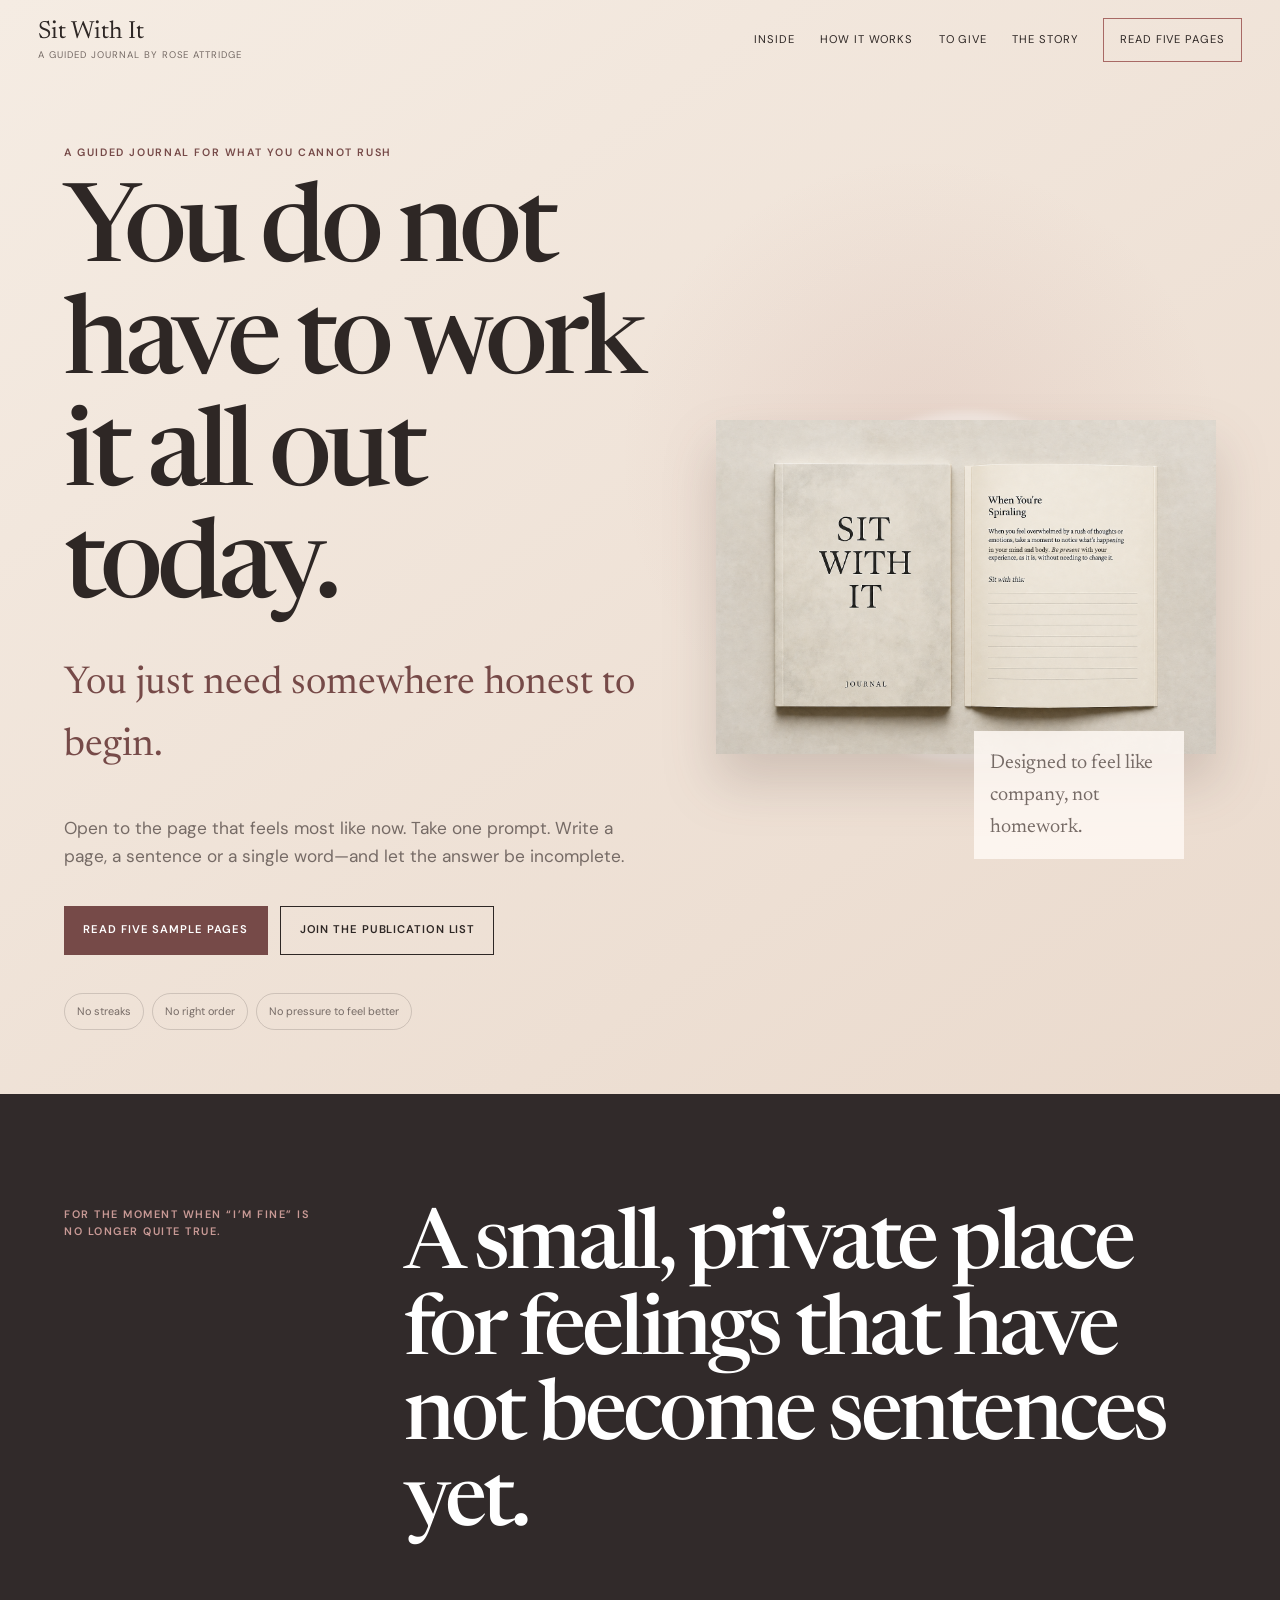
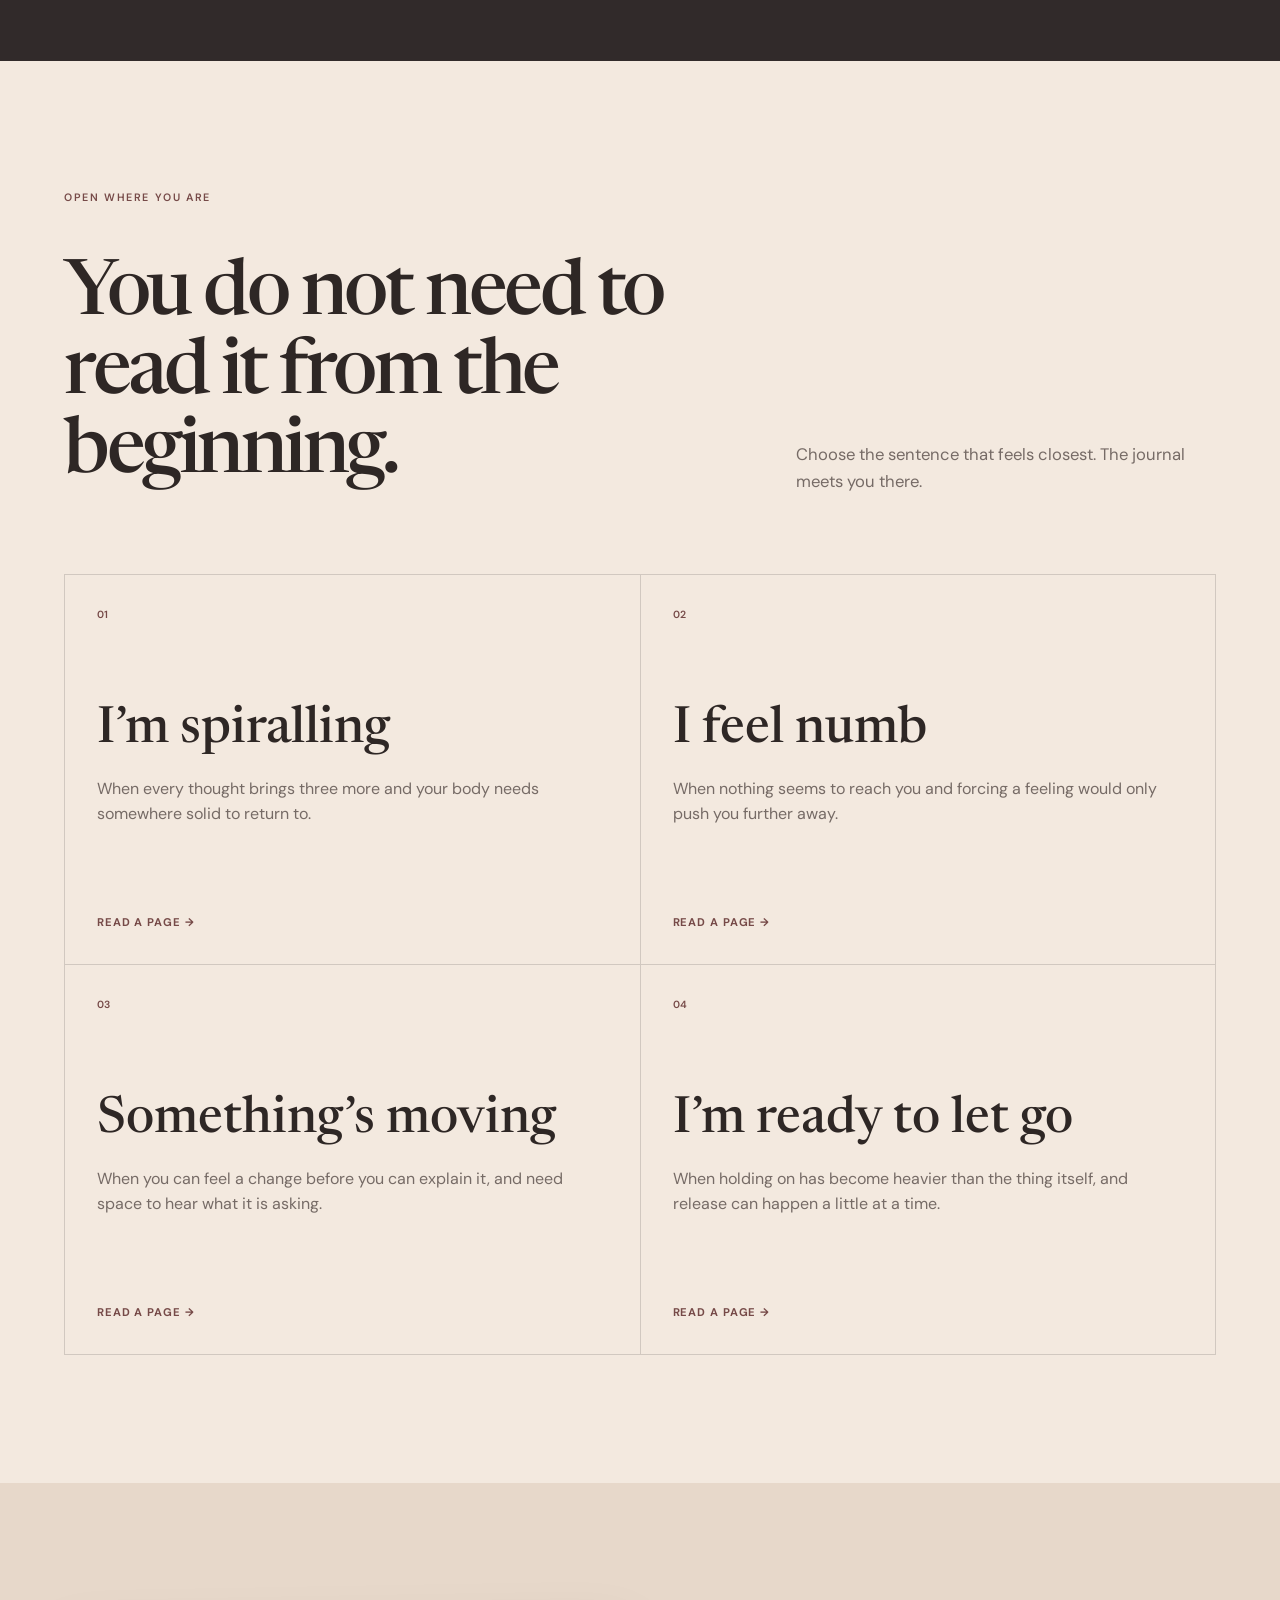
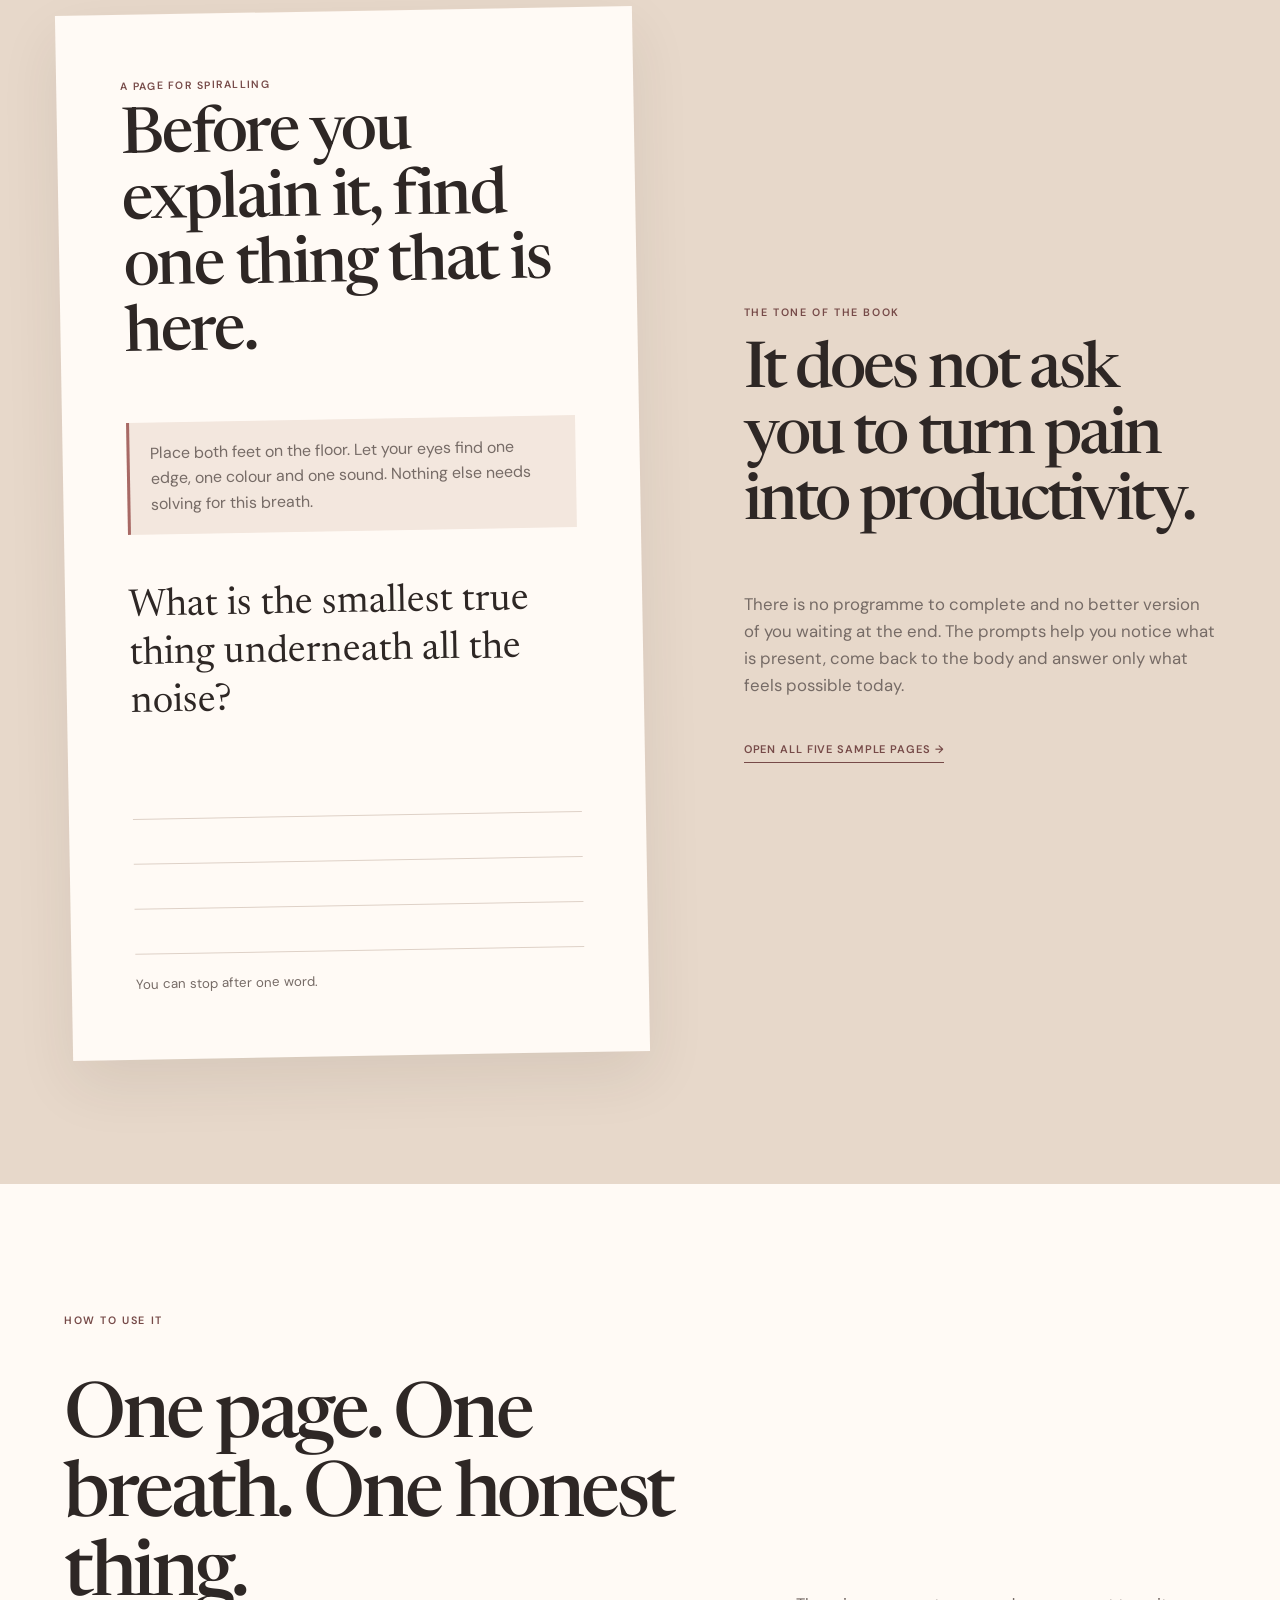
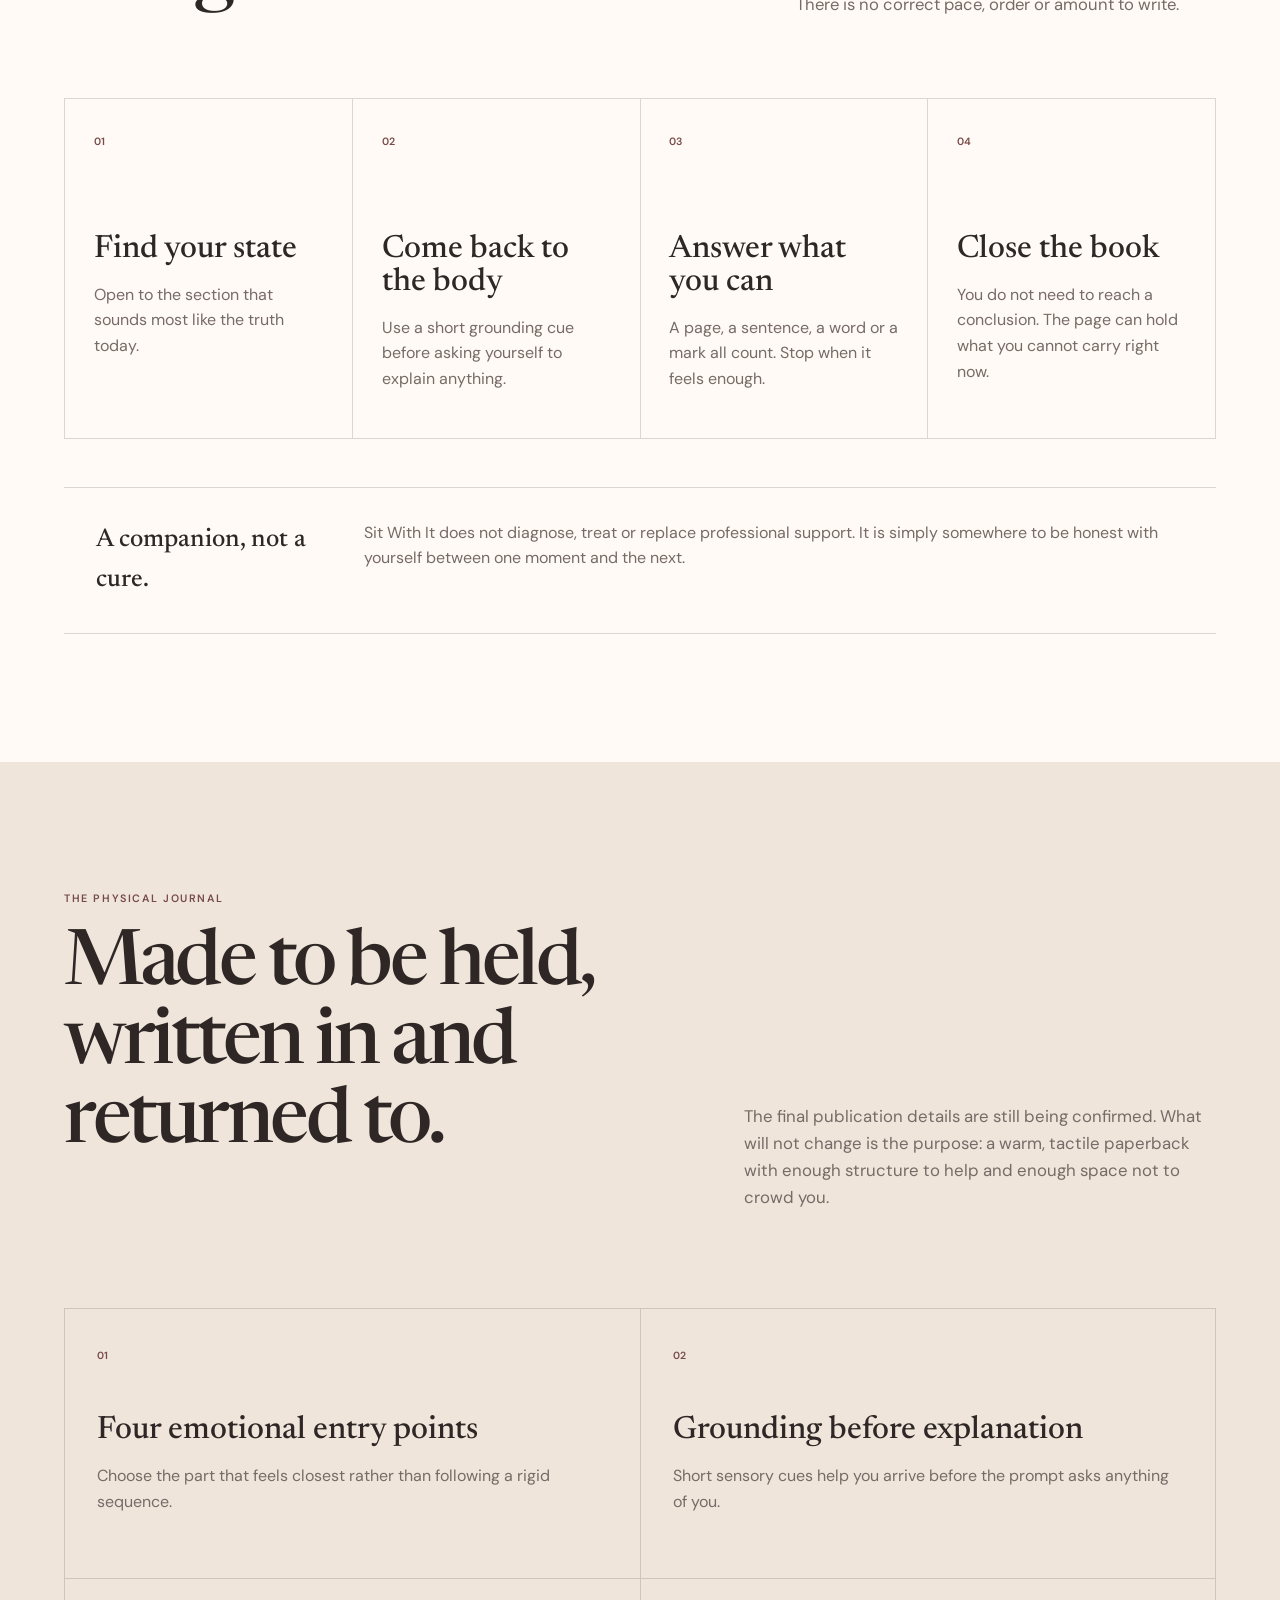
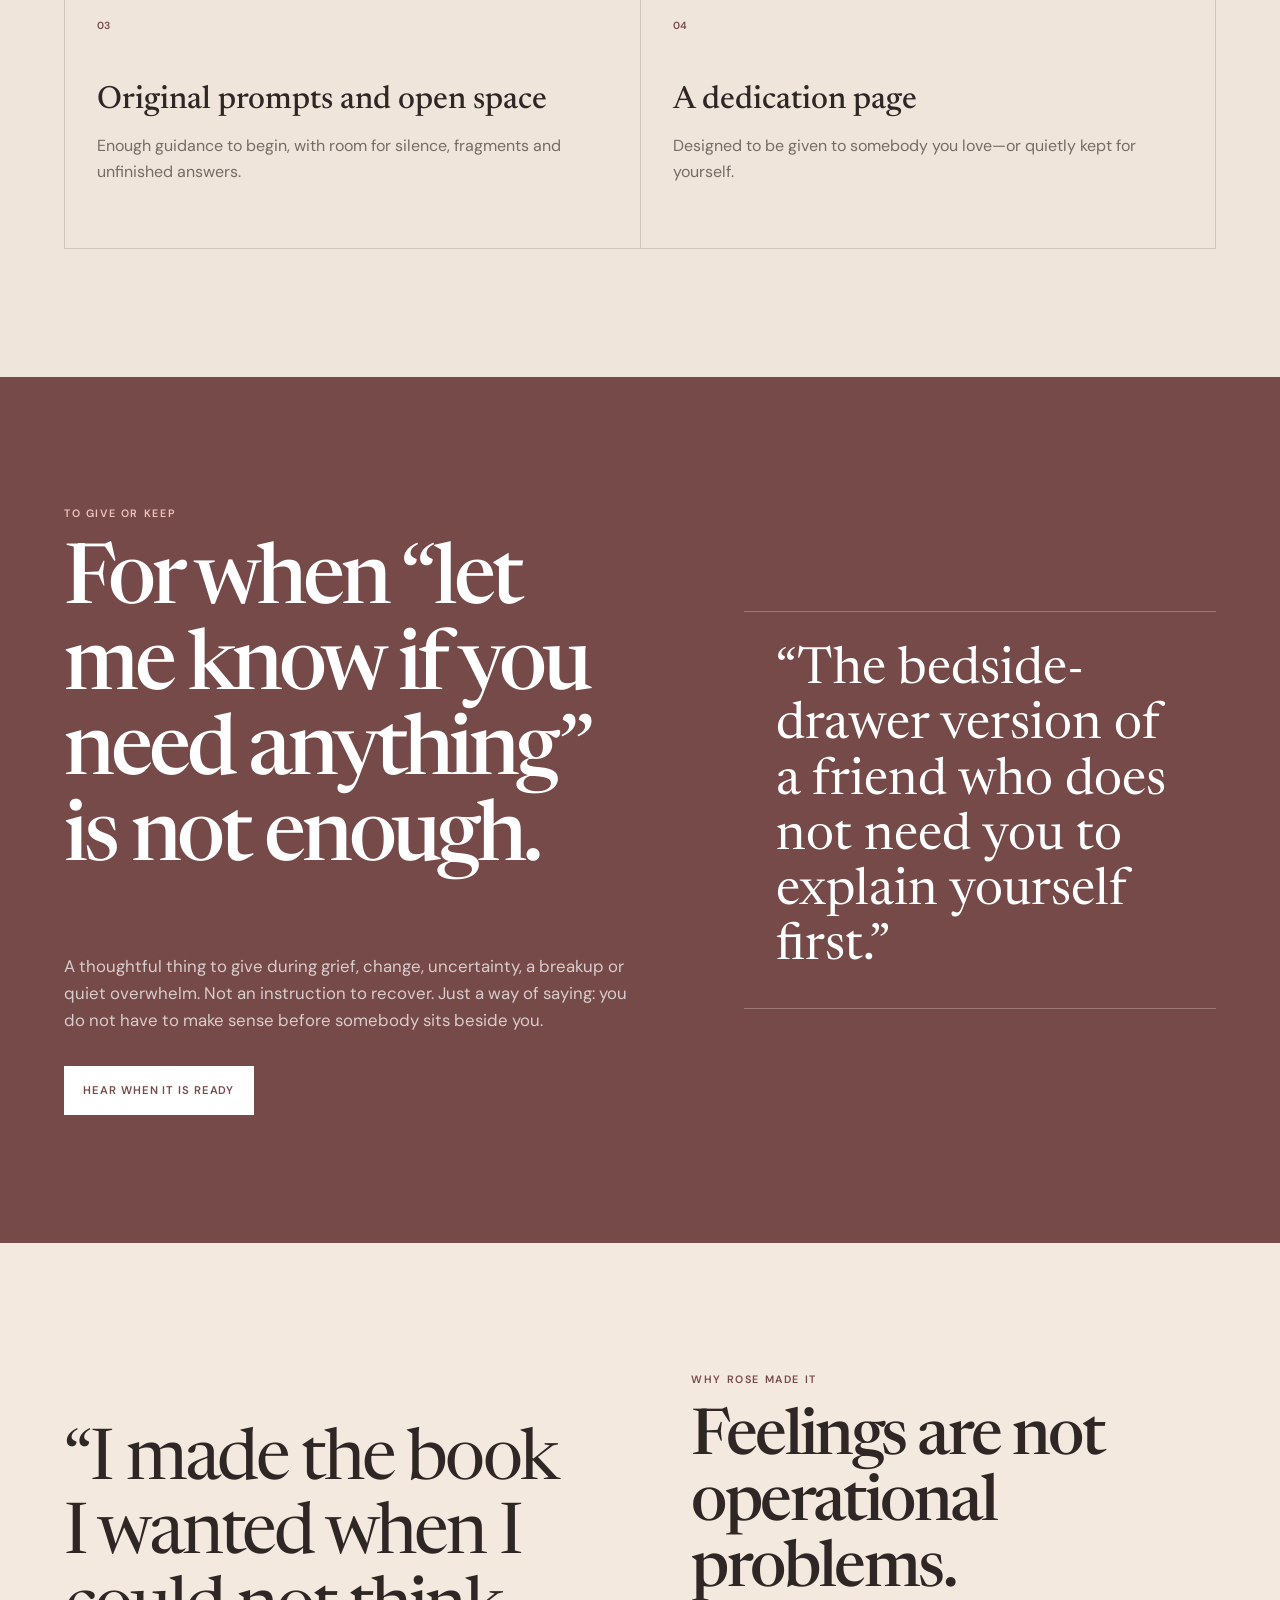
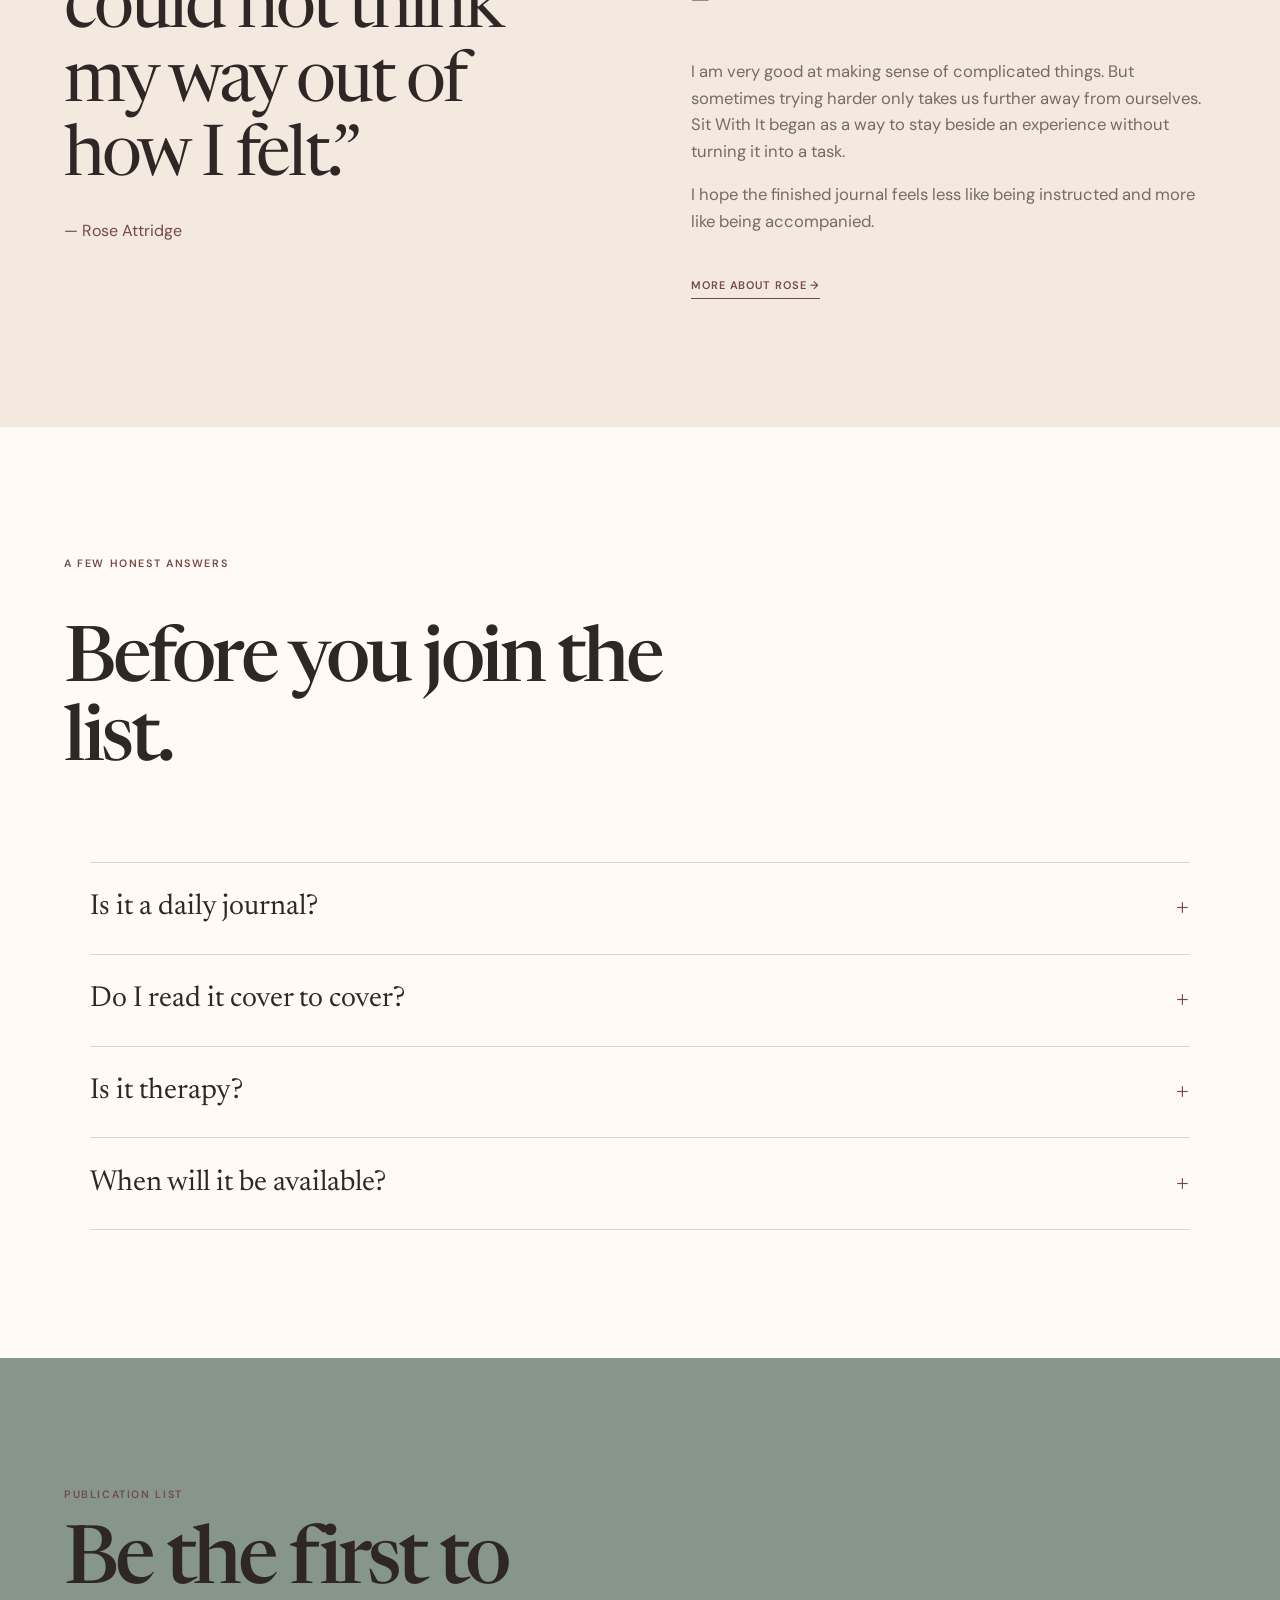
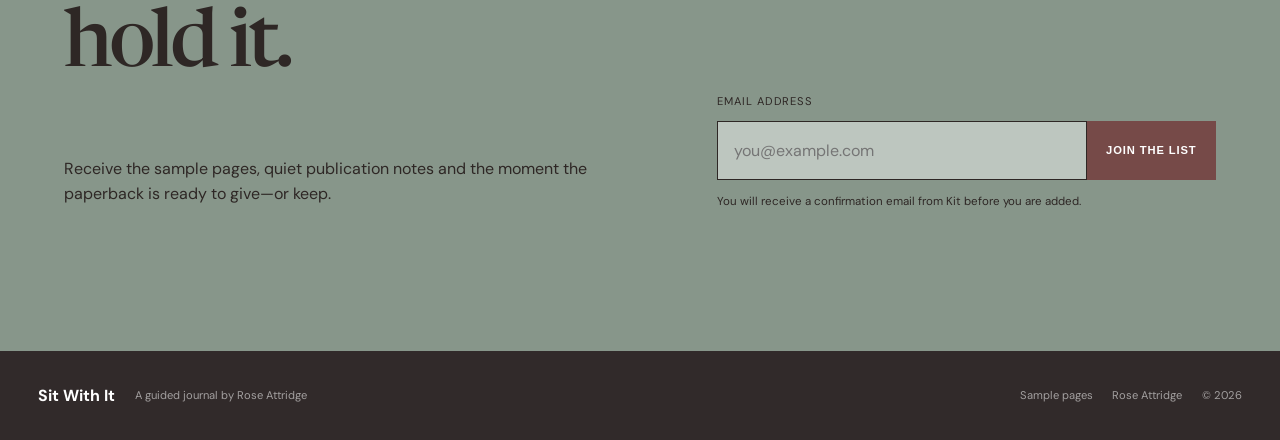
<file: index.html>
<!doctype html>
<html lang="en">
<head>
  <meta charset="UTF-8" />
  <meta name="viewport" content="width=device-width, initial-scale=1" />
  <title>Sit With It | A Guided Journal for What You Cannot Rush</title>
  <meta name="description" content="Sit With It is a gentle guided journal by Rose Attridge for spiralling, numbness, change and letting go. Read five sample pages and join the publication list." />
  <meta name="robots" content="index, follow, max-image-preview:large" />
  <link rel="canonical" href="https://sitwithit.co.uk/" />
  <link rel="manifest" href="/site.webmanifest" />
  <link rel="icon" href="favicon.svg" />
  <meta name="theme-color" content="#ede0d3" />
  <meta property="og:type" content="website" />
  <meta property="og:site_name" content="Sit With It" />
  <meta property="og:title" content="Sit With It | A Guided Journal for What You Cannot Rush" />
  <meta property="og:description" content="You do not have to work it all out today. You just need somewhere honest to begin." />
  <meta property="og:url" content="https://sitwithit.co.uk/" />
  <meta property="og:image" content="https://sitwithit.co.uk/assets/sit-with-it-journal-mockup-corrected.png" />
  <meta property="og:image:alt" content="Sit With It guided journal by Rose Attridge" />
  <meta name="twitter:card" content="summary_large_image" />
  <meta name="twitter:title" content="Sit With It" />
  <meta name="twitter:description" content="A gentle guided journal for what you cannot rush." />
  <meta name="twitter:image" content="https://sitwithit.co.uk/assets/sit-with-it-journal-mockup-corrected.png" />
  <link rel="preconnect" href="https://fonts.googleapis.com" />
  <link rel="preconnect" href="https://fonts.gstatic.com" crossorigin />
  <link rel="preconnect" href="https://www.googletagmanager.com" />
  <link href="https://fonts.googleapis.com/css2?family=DM+Sans:wght@400;500;600&family=Newsreader:opsz,wght@6..72,400;6..72,500;6..72,600&display=swap" rel="stylesheet" />
  <link rel="stylesheet" href="redesign.css?v=2" />
  <script>window.GA_MEASUREMENT_ID = 'G-603SZCWYZ1';</script>
  <script src="analytics.js" defer></script>
  <script type="application/ld+json">
  {
    "@context": "https://schema.org",
    "@type": "Book",
    "name": "Sit With It",
    "url": "https://sitwithit.co.uk/",
    "author": {
      "@type": "Person",
      "name": "Rose Attridge",
      "url": "https://roseattridge.com/"
    },
    "description": "A gentle guided journal for spiralling, numbness, change and letting go.",
    "bookFormat": "https://schema.org/Paperback",
    "inLanguage": "en"
  }
  </script>
</head>
<body>
  <a class="skip-link" href="#main">Skip to content</a>

  <header class="site-header" data-header>
    <a class="brand" href="#top" aria-label="Sit With It home">
      <span>Sit With It</span>
      <small>A guided journal by Rose Attridge</small>
    </a>
    <button class="menu-button" type="button" aria-expanded="false" aria-controls="site-nav" data-menu>Menu</button>
    <nav class="site-nav" id="site-nav" data-nav>
      <a href="#inside">Inside</a>
      <a href="#how">How it works</a>
      <a href="#gift">To give</a>
      <a href="#story">The story</a>
      <a class="nav-cta" href="sample.html">Read five pages</a>
    </nav>
  </header>

  <main id="main">
    <section class="hero" id="top">
      <div class="hero-copy">
        <p class="eyebrow">A guided journal for what you cannot rush</p>
        <h1>You do not have to work it all out today.</h1>
        <p class="hero-line">You just need somewhere honest to begin.</p>
        <p class="hero-text">
          Open to the page that feels most like now. Take one prompt. Write a page, a sentence
          or a single word—and let the answer be incomplete.
        </p>
        <div class="hero-actions">
          <a class="button primary" href="sample.html">Read five sample pages</a>
          <a class="button secondary" href="#launch-list">Join the publication list</a>
        </div>
        <div class="hero-promises">
          <span>No streaks</span>
          <span>No right order</span>
          <span>No pressure to feel better</span>
        </div>
      </div>
      <div class="hero-object" aria-label="Sit With It journal">
        <div class="object-halo"></div>
        <img src="assets/sit-with-it-journal-mockup-corrected.png" alt="Sit With It journal beside an open guided page" />
        <p>Designed to feel like company, not homework.</p>
      </div>
    </section>

    <section class="opening-note">
      <p>For the moment when “I’m fine” is no longer quite true.</p>
      <h2>A small, private place for feelings that have not become sentences yet.</h2>
    </section>

    <section class="section inside" id="inside">
      <div class="section-heading">
        <p class="eyebrow">Open where you are</p>
        <h2>You do not need to read it from the beginning.</h2>
        <p>Choose the sentence that feels closest. The journal meets you there.</p>
      </div>
      <div class="state-grid">
        <a href="sample.html#spiralling">
          <span>01</span>
          <h3>I’m spiralling</h3>
          <p>When every thought brings three more and your body needs somewhere solid to return to.</p>
          <b>Read a page →</b>
        </a>
        <a href="sample.html#numb">
          <span>02</span>
          <h3>I feel numb</h3>
          <p>When nothing seems to reach you and forcing a feeling would only push you further away.</p>
          <b>Read a page →</b>
        </a>
        <a href="sample.html#moving">
          <span>03</span>
          <h3>Something’s moving</h3>
          <p>When you can feel a change before you can explain it, and need space to hear what it is asking.</p>
          <b>Read a page →</b>
        </a>
        <a href="sample.html#letting-go">
          <span>04</span>
          <h3>I’m ready to let go</h3>
          <p>When holding on has become heavier than the thing itself, and release can happen a little at a time.</p>
          <b>Read a page →</b>
        </a>
      </div>
    </section>

    <section class="section page-preview">
      <div class="preview-sheet">
        <p class="page-label">A page for spiralling</p>
        <h2>Before you explain it, find one thing that is here.</h2>
        <div class="grounding">
          Place both feet on the floor. Let your eyes find one edge, one colour and one sound.
          Nothing else needs solving for this breath.
        </div>
        <p class="prompt">What is the smallest true thing underneath all the noise?</p>
        <div class="writing-lines"><i></i><i></i><i></i><i></i></div>
        <small>You can stop after one word.</small>
      </div>
      <div class="preview-copy">
        <p class="eyebrow">The tone of the book</p>
        <h2>It does not ask you to turn pain into productivity.</h2>
        <p>
          There is no programme to complete and no better version of you waiting at the end.
          The prompts help you notice what is present, come back to the body and answer only
          what feels possible today.
        </p>
        <a class="text-link" href="sample.html">Open all five sample pages →</a>
      </div>
    </section>

    <section class="section how" id="how">
      <div class="section-heading">
        <p class="eyebrow">How to use it</p>
        <h2>One page. One breath. One honest thing.</h2>
        <p>There is no correct pace, order or amount to write.</p>
      </div>
      <ol class="ritual">
        <li>
          <span>01</span>
          <div><h3>Find your state</h3><p>Open to the section that sounds most like the truth today.</p></div>
        </li>
        <li>
          <span>02</span>
          <div><h3>Come back to the body</h3><p>Use a short grounding cue before asking yourself to explain anything.</p></div>
        </li>
        <li>
          <span>03</span>
          <div><h3>Answer what you can</h3><p>A page, a sentence, a word or a mark all count. Stop when it feels enough.</p></div>
        </li>
        <li>
          <span>04</span>
          <div><h3>Close the book</h3><p>You do not need to reach a conclusion. The page can hold what you cannot carry right now.</p></div>
        </li>
      </ol>
      <aside class="care-note">
        <strong>A companion, not a cure.</strong>
        <p>Sit With It does not diagnose, treat or replace professional support. It is simply somewhere to be honest with yourself between one moment and the next.</p>
      </aside>
    </section>

    <section class="section object">
      <div class="object-copy">
        <div><p class="eyebrow">The physical journal</p><h2>Made to be held, written in and returned to.</h2></div>
        <p>
          The final publication details are still being confirmed. What will not change is the purpose:
          a warm, tactile paperback with enough structure to help and enough space not to crowd you.
        </p>
      </div>
      <div class="detail-grid">
        <article><span>01</span><h3>Four emotional entry points</h3><p>Choose the part that feels closest rather than following a rigid sequence.</p></article>
        <article><span>02</span><h3>Grounding before explanation</h3><p>Short sensory cues help you arrive before the prompt asks anything of you.</p></article>
        <article><span>03</span><h3>Original prompts and open space</h3><p>Enough guidance to begin, with room for silence, fragments and unfinished answers.</p></article>
        <article><span>04</span><h3>A dedication page</h3><p>Designed to be given to somebody you love—or quietly kept for yourself.</p></article>
      </div>
    </section>

    <section class="gift" id="gift">
      <div class="gift-copy">
        <p class="eyebrow">To give or keep</p>
        <h2>For when “let me know if you need anything” is not enough.</h2>
        <p>
          A thoughtful thing to give during grief, change, uncertainty, a breakup or quiet overwhelm.
          Not an instruction to recover. Just a way of saying: you do not have to make sense before
          somebody sits beside you.
        </p>
        <a class="button primary dark-button" href="#launch-list">Hear when it is ready</a>
      </div>
      <blockquote>
        “The bedside-drawer version of a friend who does not need you to explain yourself first.”
      </blockquote>
    </section>

    <section class="section story" id="story">
      <div class="story-quote">
        <blockquote>“I made the book I wanted when I could not think my way out of how I felt.”</blockquote>
        <span>— Rose Attridge</span>
      </div>
      <div class="story-copy">
        <p class="eyebrow">Why Rose made it</p>
        <h2>Feelings are not operational problems.</h2>
        <p>
          I am very good at making sense of complicated things. But sometimes trying harder only
          takes us further away from ourselves. Sit With It began as a way to stay beside an
          experience without turning it into a task.
        </p>
        <p>
          I hope the finished journal feels less like being instructed and more like being accompanied.
        </p>
        <a class="text-link" href="https://roseattridge.com/">More about Rose →</a>
      </div>
    </section>

    <section class="section faq">
      <div class="section-heading">
        <p class="eyebrow">A few honest answers</p>
        <h2>Before you join the list.</h2>
      </div>
      <div class="faq-grid">
        <details>
          <summary>Is it a daily journal?</summary>
          <p>No. There is no streak, date sequence or expectation that you use it every day. Open it when you need somewhere to begin.</p>
        </details>
        <details>
          <summary>Do I read it cover to cover?</summary>
          <p>No. It is organised around four emotional states so you can enter where you are rather than where the contents page says you should be.</p>
        </details>
        <details>
          <summary>Is it therapy?</summary>
          <p>No. It is a reflective companion and does not replace professional mental-health care, diagnosis or treatment.</p>
        </details>
        <details>
          <summary>When will it be available?</summary>
          <p>The final price, page count and publication date are being confirmed. The publication list will receive the details and first opportunity to order.</p>
        </details>
      </div>
    </section>

    <section class="launch" id="launch-list">
      <div>
        <p class="eyebrow">Publication list</p>
        <h2>Be the first to hold it.</h2>
        <p>Receive the sample pages, quiet publication notes and the moment the paperback is ready to give—or keep.</p>
      </div>
      <form class="signup-form formkit-form" action="https://app.kit.com/forms/9691021/subscriptions" method="post" data-sv-form="9691021" data-uid="6dd5b5a5a5" data-format="inline" data-version="5">
        <label for="email">Email address</label>
        <div class="form-row">
          <input id="email" class="formkit-input" name="email_address" type="email" autocomplete="email" placeholder="you@example.com" required />
          <button class="button primary formkit-submit" type="submit" data-element="submit">Join the list</button>
        </div>
        <p class="form-note">You will receive a confirmation email from Kit before you are added.</p>
      </form>
    </section>
  </main>

  <footer class="site-footer">
    <div><strong>Sit With It</strong><span>A guided journal by Rose Attridge</span></div>
    <div><a href="sample.html">Sample pages</a><a href="https://roseattridge.com/">Rose Attridge</a><span>© <span data-year></span></span></div>
  </footer>

  <script src="https://f.convertkit.com/ckjs/ck.5.js"></script>
  <script src="script.js"></script>
</body>
</html>
</file>
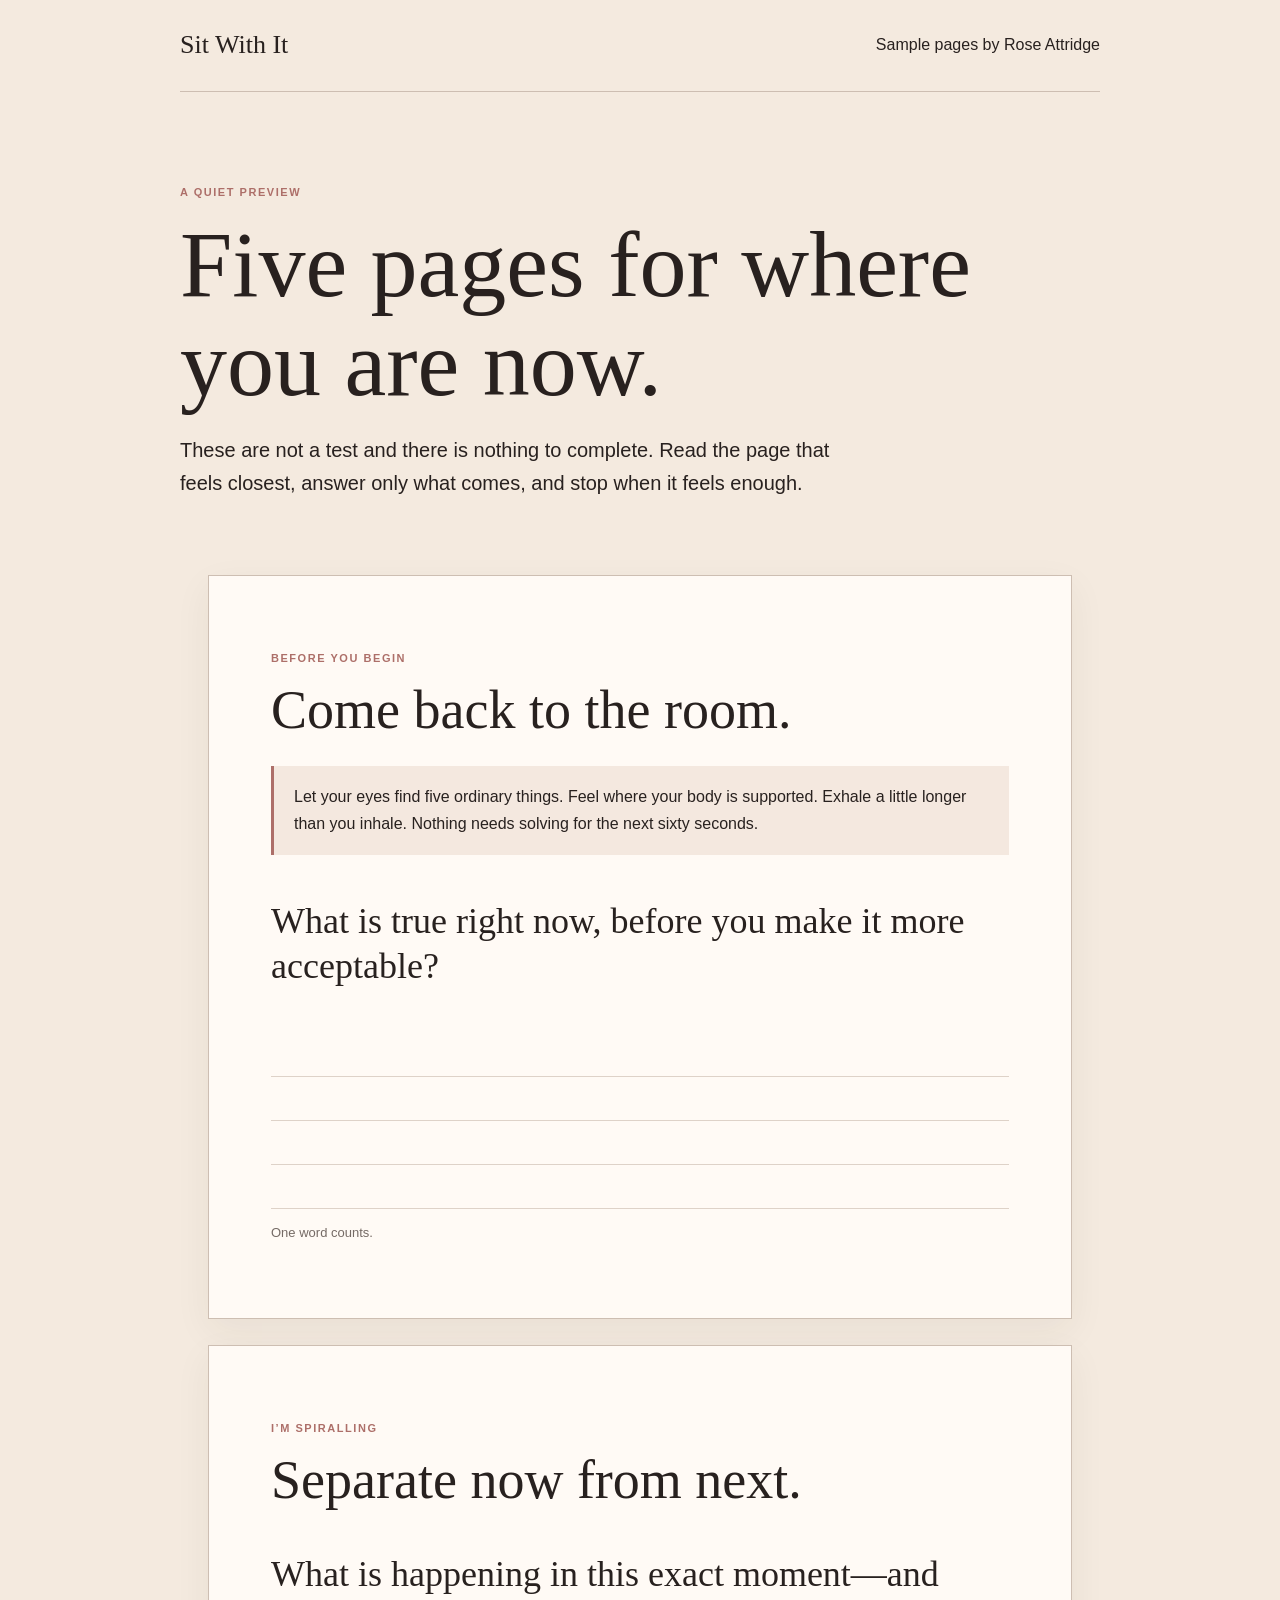
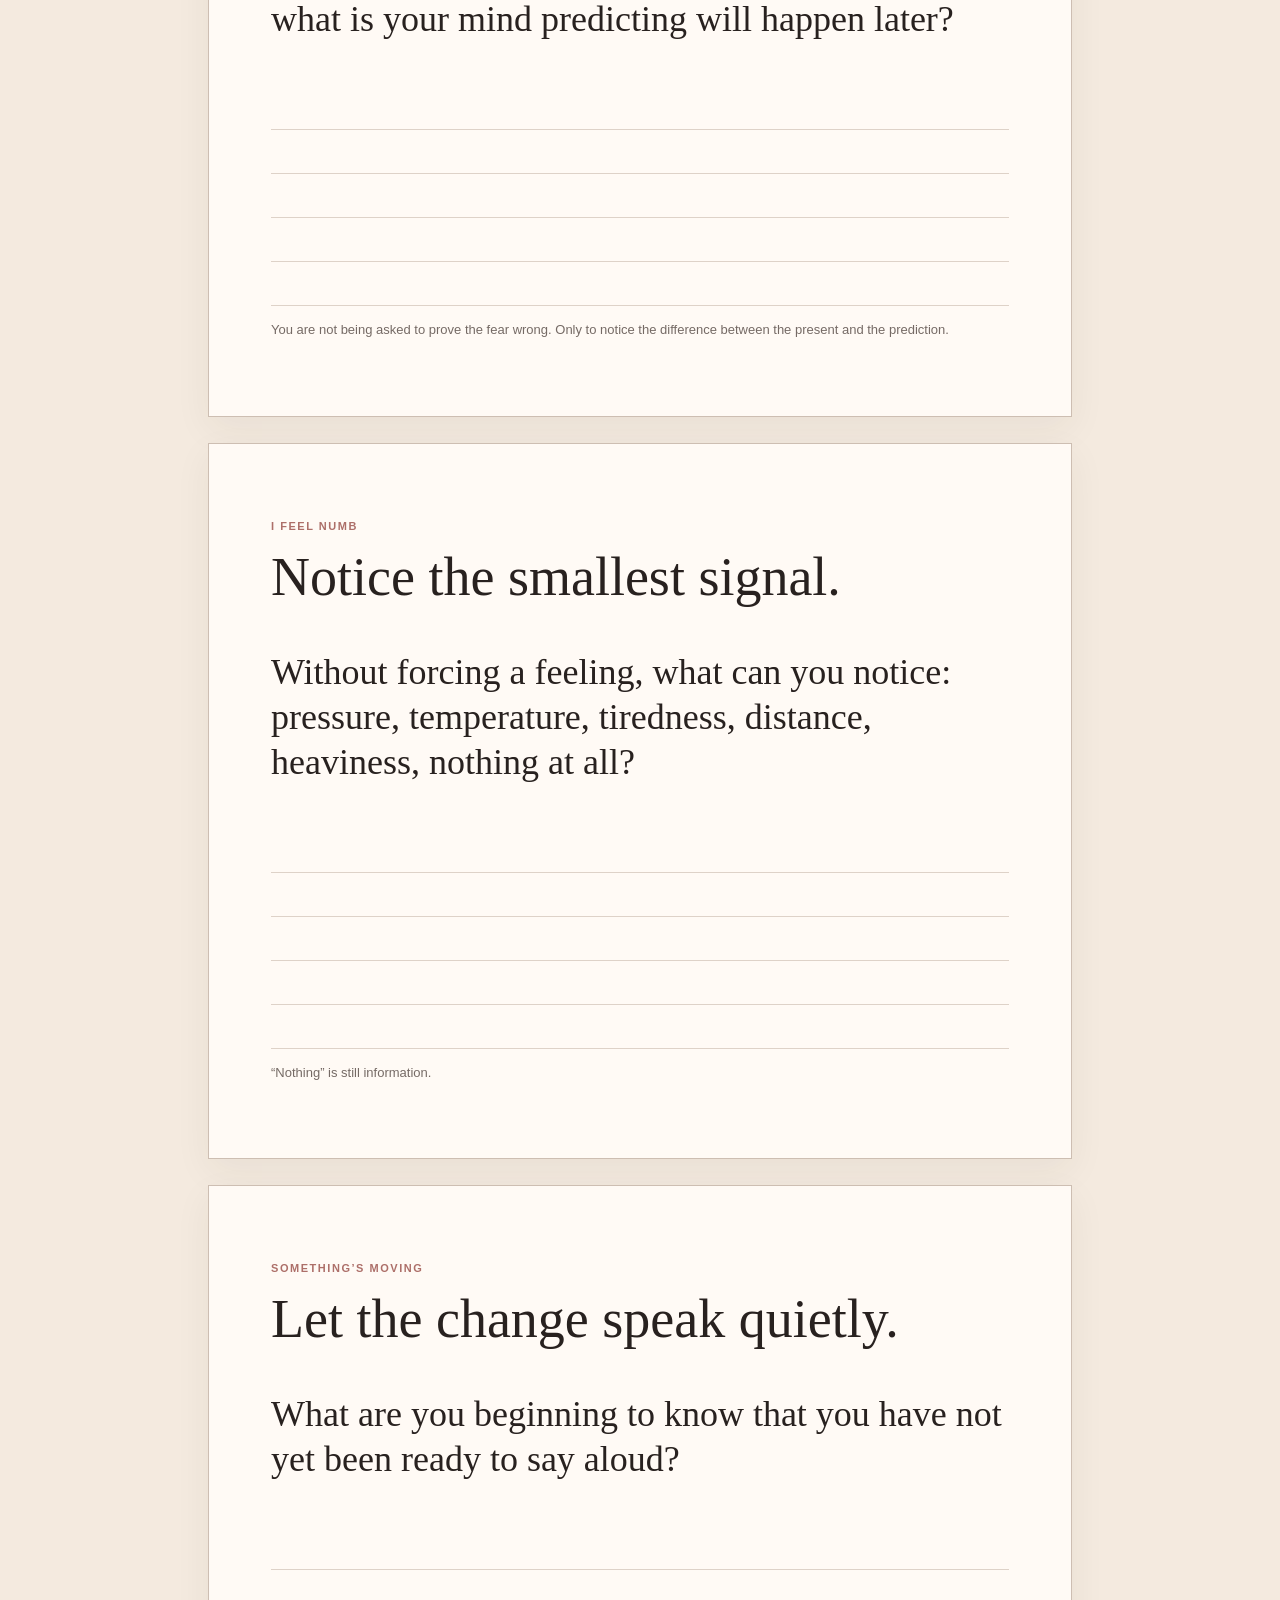
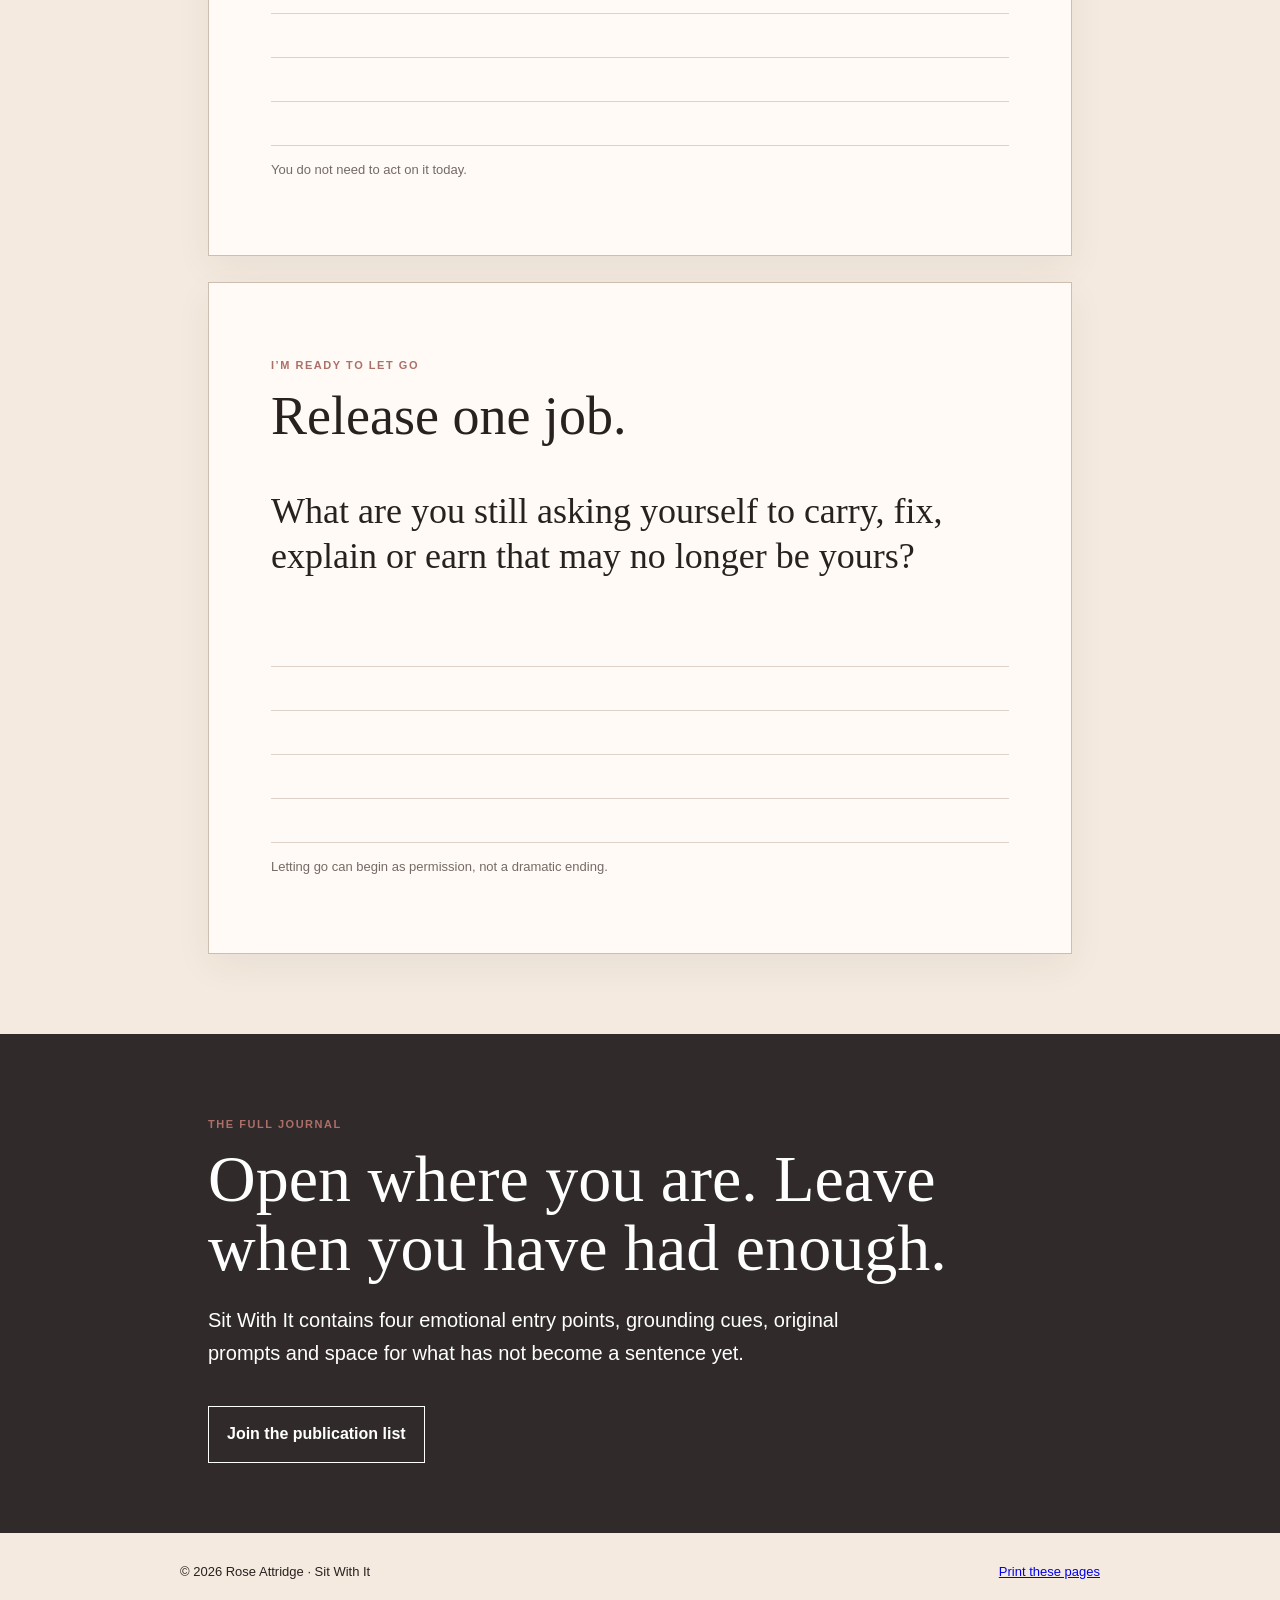
<file: sample.html>
<!doctype html>
<html lang="en">
<head>
  <meta charset="utf-8" />
  <meta name="viewport" content="width=device-width, initial-scale=1" />
  <title>Read Sample Pages | Sit With It</title>
  <meta name="description" content="Read five gentle sample pages from Sit With It, a guided journal by Rose Attridge for spiralling, numbness, change and letting go." />
  <link rel="canonical" href="https://sitwithit.co.uk/sample.html" />
  <link rel="icon" href="favicon.svg" />
  <style>
    :root{--ink:#28211f;--paper:#f4eadf;--rose:#ad6f69;--line:#cdbeb2;--deep:#302a2a}*{box-sizing:border-box}html{scroll-behavior:smooth}body{margin:0;background:var(--paper);color:var(--ink);font-family:Inter,Arial,sans-serif;line-height:1.65}.wrap{max-width:920px;margin:auto;padding:0 28px}.header{display:flex;justify-content:space-between;align-items:center;padding:24px 0;border-bottom:1px solid var(--line)}.header a{text-decoration:none;color:inherit}.wordmark{font-family:Georgia,serif;font-size:26px}.hero{padding:80px 0 55px}.eyebrow{text-transform:uppercase;letter-spacing:.14em;font-size:11px;color:var(--rose);font-weight:700}h1,h2{font-family:Georgia,serif;font-weight:500;line-height:1.05}h1{font-size:clamp(48px,9vw,94px);margin:14px 0 22px}.lead{max-width:670px;font-size:20px}.pages{display:grid;gap:26px;padding-bottom:80px}.page{scroll-margin-top:24px;background:#fffaf5;border:1px solid var(--line);padding:clamp(28px,6vw,62px);min-height:520px;box-shadow:0 12px 35px rgba(58,43,39,.06)}.page h2{font-size:clamp(34px,6vw,54px);margin:14px 0 28px}.prompt{font-family:Georgia,serif;font-size:clamp(24px,4vw,36px);line-height:1.25;margin:44px 0}.grounding{padding:18px 20px;border-left:3px solid var(--rose);background:#f4e8df}.lines{margin-top:36px}.line{height:44px;border-bottom:1px solid #ded2c8}.note{font-size:13px;color:#756a65}.dark{background:var(--deep);color:white;padding:70px 0}.dark h2{font-size:clamp(38px,6vw,66px);margin:10px 0 22px}.button{display:inline-block;margin-top:16px;padding:14px 18px;border:1px solid white;color:white;text-decoration:none;font-weight:700}.footer{padding:28px 0;font-size:13px;display:flex;justify-content:space-between}@media(max-width:650px){.header span:last-child{display:none}.footer{display:block}.page{min-height:auto}}@media print{.header,.hero,.dark,.footer{display:none}.pages{padding:0}.page{box-shadow:none;break-after:page;min-height:250mm;border:none}.wrap{max-width:none;padding:0}@page{size:A4;margin:18mm}}
  </style>
</head>
<body>
<header class="wrap header"><a class="wordmark" href="index.html">Sit With It</a><span>Sample pages by Rose Attridge</span></header>
<main>
<section class="wrap hero"><p class="eyebrow">A quiet preview</p><h1>Five pages for where you are now.</h1><p class="lead">These are not a test and there is nothing to complete. Read the page that feels closest, answer only what comes, and stop when it feels enough.</p></section>
<section class="wrap pages">
<article class="page" id="grounding"><p class="eyebrow">Before you begin</p><h2>Come back to the room.</h2><div class="grounding">Let your eyes find five ordinary things. Feel where your body is supported. Exhale a little longer than you inhale. Nothing needs solving for the next sixty seconds.</div><p class="prompt">What is true right now, before you make it more acceptable?</p><div class="lines"><div class="line"></div><div class="line"></div><div class="line"></div><div class="line"></div></div><p class="note">One word counts.</p></article>
<article class="page" id="spiralling"><p class="eyebrow">I’m spiralling</p><h2>Separate now from next.</h2><p class="prompt">What is happening in this exact moment—and what is your mind predicting will happen later?</p><div class="lines"><div class="line"></div><div class="line"></div><div class="line"></div><div class="line"></div><div class="line"></div></div><p class="note">You are not being asked to prove the fear wrong. Only to notice the difference between the present and the prediction.</p></article>
<article class="page" id="numb"><p class="eyebrow">I feel numb</p><h2>Notice the smallest signal.</h2><p class="prompt">Without forcing a feeling, what can you notice: pressure, temperature, tiredness, distance, heaviness, nothing at all?</p><div class="lines"><div class="line"></div><div class="line"></div><div class="line"></div><div class="line"></div><div class="line"></div></div><p class="note">“Nothing” is still information.</p></article>
<article class="page" id="moving"><p class="eyebrow">Something’s moving</p><h2>Let the change speak quietly.</h2><p class="prompt">What are you beginning to know that you have not yet been ready to say aloud?</p><div class="lines"><div class="line"></div><div class="line"></div><div class="line"></div><div class="line"></div><div class="line"></div></div><p class="note">You do not need to act on it today.</p></article>
<article class="page" id="letting-go"><p class="eyebrow">I’m ready to let go</p><h2>Release one job.</h2><p class="prompt">What are you still asking yourself to carry, fix, explain or earn that may no longer be yours?</p><div class="lines"><div class="line"></div><div class="line"></div><div class="line"></div><div class="line"></div><div class="line"></div></div><p class="note">Letting go can begin as permission, not a dramatic ending.</p></article>
</section>
<section class="dark"><div class="wrap"><p class="eyebrow">The full journal</p><h2>Open where you are. Leave when you have had enough.</h2><p class="lead">Sit With It contains four emotional entry points, grounding cues, original prompts and space for what has not become a sentence yet.</p><a class="button" href="index.html#launch-list">Join the publication list</a></div></section>
</main>
<footer class="wrap footer"><span>© 2026 Rose Attridge · Sit With It</span><a href="#" onclick="window.print();return false;">Print these pages</a></footer>
</body>
</html>
</file>
<file: redesign.css>
:root{
  --cream:#f3e9df;
  --cream-deep:#e7d8ca;
  --paper:#fffaf5;
  --ink:#2e2725;
  --muted:#766b66;
  --rose:#a86965;
  --rose-deep:#764a48;
  --sage:#87968a;
  --line:rgba(46,39,37,.17);
  --dark:#312a2a;
  --serif:"Newsreader",Georgia,serif;
  --sans:"DM Sans",Arial,sans-serif;
}
*{box-sizing:border-box}
html{scroll-behavior:smooth}
body{margin:0;background:var(--cream);color:var(--ink);font-family:var(--sans);line-height:1.6}
body.menu-open{overflow:hidden}
a{color:inherit}
img{display:block;max-width:100%}
.skip-link{position:fixed;z-index:300;top:1rem;left:1rem;padding:.7rem 1rem;background:white;transform:translateY(-160%)}
.skip-link:focus{transform:translateY(0)}
.site-header{position:fixed;z-index:100;top:0;left:0;width:100%;display:flex;align-items:center;justify-content:space-between;padding:1.15rem 3vw;transition:.25s}
.site-header.scrolled{background:rgba(243,233,223,.94);border-bottom:1px solid var(--line);backdrop-filter:blur(14px)}
.brand{display:flex;flex-direction:column;text-decoration:none;line-height:1.05}
.brand span{font-family:var(--serif);font-size:1.55rem}
.brand small{margin-top:.25rem;color:var(--muted);font-size:.6rem;letter-spacing:.1em;text-transform:uppercase}
.site-nav{display:flex;align-items:center;gap:1.6rem}
.site-nav a{text-decoration:none;font-size:.7rem;letter-spacing:.08em;text-transform:uppercase}
.nav-cta{padding:.75rem 1rem;border:1px solid var(--rose)}
.menu-button{display:none;border:0;background:transparent;color:var(--ink);font:inherit;text-transform:uppercase;letter-spacing:.1em}
.hero{display:grid;grid-template-columns:minmax(0,1.08fr) minmax(360px,.92fr);gap:5vw;align-items:center;min-height:100vh;padding:9rem 5vw 4rem;background:radial-gradient(circle at 72% 42%,rgba(168,105,101,.12),transparent 27%),linear-gradient(145deg,#f5ece3,#eadacd)}
.hero-copy{max-width:850px}
.eyebrow{margin:0 0 1.2rem;color:var(--rose-deep);font-size:.67rem;font-weight:600;letter-spacing:.15em;text-transform:uppercase}
h1,h2,h3,p{margin-top:0}
h1,h2,h3{font-family:var(--serif);font-weight:500;line-height:1.03}
h1{margin-bottom:1.6rem;font-size:clamp(4.2rem,8.5vw,9rem);letter-spacing:-.05em}
.hero-line{font-family:var(--serif);font-size:clamp(1.7rem,3vw,3.2rem);color:var(--rose-deep)}
.hero-text{max-width:700px;color:var(--muted);font-size:1.08rem}
.hero-actions{display:flex;flex-wrap:wrap;gap:.8rem;margin-top:2.2rem}
.button{display:inline-flex;align-items:center;justify-content:center;min-height:48px;padding:.9rem 1.15rem;border:1px solid var(--ink);text-decoration:none;font-size:.7rem;font-weight:600;letter-spacing:.08em;text-transform:uppercase;transition:.2s}
.button:hover{transform:translateY(-2px)}
.button.primary{background:var(--rose-deep);border-color:var(--rose-deep);color:white}
.button.secondary{background:transparent;color:var(--ink)}
.hero-promises{display:flex;flex-wrap:wrap;gap:.5rem;margin-top:2.4rem}
.hero-promises span{padding:.55rem .75rem;border:1px solid var(--line);border-radius:100px;color:var(--muted);font-size:.68rem}
.hero-object{position:relative;display:grid;place-items:center;min-height:680px}
.hero-object img{position:relative;z-index:2;width:min(650px,100%);filter:drop-shadow(0 28px 26px rgba(70,48,44,.18))}
.object-halo{position:absolute;width:70%;aspect-ratio:1;border-radius:50%;background:rgba(255,255,255,.42);filter:blur(4px)}
.hero-object p{position:absolute;z-index:3;right:2rem;bottom:3rem;max-width:210px;padding:1rem;background:rgba(255,250,245,.84);color:var(--muted);font-family:var(--serif);font-size:1.25rem}
.opening-note{display:grid;grid-template-columns:250px 1fr;gap:7vw;padding:7rem 5vw;background:var(--dark);color:white}
.opening-note p{color:#c99a96;font-size:.68rem;font-weight:600;letter-spacing:.14em;text-transform:uppercase}
.opening-note h2{max-width:1150px;margin:0;font-size:clamp(3.3rem,6.5vw,7.2rem);letter-spacing:-.045em}
.section{padding:8rem 5vw}
.section-heading{display:grid;grid-template-columns:minmax(0,1.2fr) minmax(330px,.8fr);gap:2rem 8vw;align-items:end;max-width:1450px;margin:0 auto 5rem}
.section-heading .eyebrow,.section-heading h2{grid-column:1}
.section-heading h2{margin:0;font-size:clamp(3.3rem,6vw,6.6rem);letter-spacing:-.045em}
.section-heading>p:last-child{grid-column:2;grid-row:1/3;margin:0;color:var(--muted);font-size:1.04rem}
.state-grid{display:grid;grid-template-columns:repeat(2,1fr);max-width:1450px;margin:auto;border-top:1px solid var(--line);border-left:1px solid var(--line)}
.state-grid a{display:flex;flex-direction:column;min-height:390px;padding:2rem;border-right:1px solid var(--line);border-bottom:1px solid var(--line);text-decoration:none;transition:.25s}
.state-grid a:hover{background:var(--paper);transform:translateY(-3px)}
.state-grid span{color:var(--rose-deep);font-size:.65rem;font-weight:600}
.state-grid h3{margin:5rem 0 1.2rem;font-size:clamp(2.7rem,4vw,4.5rem)}
.state-grid p{max-width:600px;color:var(--muted)}
.state-grid b{margin-top:auto;color:var(--rose-deep);font-size:.7rem;letter-spacing:.08em;text-transform:uppercase}
.page-preview{display:grid;grid-template-columns:minmax(0,1.1fr) minmax(360px,.9fr);gap:8vw;align-items:center;background:var(--cream-deep)}
.preview-sheet{padding:clamp(2rem,5vw,5rem);background:var(--paper);box-shadow:0 24px 60px rgba(60,41,38,.09);transform:rotate(-1deg)}
.page-label{color:var(--rose-deep);font-size:.66rem;font-weight:600;letter-spacing:.12em;text-transform:uppercase}
.preview-sheet h2{font-size:clamp(2.8rem,5vw,5.5rem);letter-spacing:-.035em}
.grounding{padding:1.1rem 1.3rem;border-left:3px solid var(--rose);background:#f3e7de;color:var(--muted)}
.prompt{margin:3rem 0;font-family:var(--serif);font-size:clamp(1.8rem,3vw,3rem);line-height:1.25}
.writing-lines i{display:block;height:45px;border-bottom:1px solid #ded1c7}
.preview-sheet small{display:block;margin-top:1.2rem;color:var(--muted)}
.preview-copy h2{font-size:clamp(3rem,5vw,5.8rem);letter-spacing:-.045em}
.preview-copy>p:not(.eyebrow){color:var(--muted);font-size:1.05rem}
.text-link{display:inline-block;margin-top:1.6rem;padding-bottom:.25rem;border-bottom:1px solid currentColor;color:var(--rose-deep);text-decoration:none;font-size:.69rem;font-weight:600;letter-spacing:.08em;text-transform:uppercase}
.how{background:var(--paper)}
.ritual{display:grid;grid-template-columns:repeat(4,1fr);max-width:1450px;margin:auto;padding:0;border-top:1px solid var(--line);border-left:1px solid var(--line);list-style:none}
.ritual li{min-height:340px;padding:1.8rem;border-right:1px solid var(--line);border-bottom:1px solid var(--line)}
.ritual li>span{color:var(--rose-deep);font-size:.66rem;font-weight:600}
.ritual h3{margin:5rem 0 1rem;font-size:2rem}
.ritual p{color:var(--muted)}
.care-note{display:grid;grid-template-columns:220px 1fr;gap:3rem;max-width:1450px;margin:3rem auto 0;padding:2rem;border-top:1px solid var(--line);border-bottom:1px solid var(--line)}
.care-note strong{font-family:var(--serif);font-size:1.6rem;font-weight:500}
.care-note p{margin:0;color:var(--muted)}
.object{background:#efe5db}
.object-copy{display:grid;grid-template-columns:1fr .8fr;gap:7vw;max-width:1450px;margin:0 auto 5rem}
.object-copy h2{font-size:clamp(3.3rem,6vw,6.6rem);letter-spacing:-.045em}
.object-copy>p:last-child{align-self:end;color:var(--muted);font-size:1.05rem}
.detail-grid{display:grid;grid-template-columns:repeat(2,1fr);max-width:1450px;margin:auto;border-top:1px solid var(--line);border-left:1px solid var(--line)}
.detail-grid article{min-height:270px;padding:2rem;border-right:1px solid var(--line);border-bottom:1px solid var(--line)}
.detail-grid span{color:var(--rose-deep);font-size:.65rem;font-weight:600}
.detail-grid h3{margin:3rem 0 1rem;font-size:2rem}
.detail-grid p{color:var(--muted)}
.gift{display:grid;grid-template-columns:1.1fr .9fr;gap:8vw;align-items:center;padding:8rem 5vw;background:var(--rose-deep);color:white}
.gift .eyebrow{color:#f2c3bd}
.gift h2{font-size:clamp(3.4rem,6.5vw,7rem);letter-spacing:-.05em}
.gift-copy>p:not(.eyebrow){max-width:780px;color:rgba(255,255,255,.72);font-size:1.05rem}
.dark-button{margin-top:1rem;background:white!important;border-color:white!important;color:var(--rose-deep)!important}
.gift blockquote{margin:0;padding:2rem;border-top:1px solid rgba(255,255,255,.25);border-bottom:1px solid rgba(255,255,255,.25);font-family:var(--serif);font-size:clamp(2.2rem,4vw,4.2rem);line-height:1.08}
.story{display:grid;grid-template-columns:1fr 1fr;gap:8vw;align-items:center;background:var(--cream)}
.story-quote blockquote{margin:0;font-family:var(--serif);font-size:clamp(3rem,5.5vw,6.2rem);line-height:1.05;letter-spacing:-.04em}
.story-quote span{display:block;margin-top:1.4rem;color:var(--rose-deep)}
.story-copy h2{font-size:clamp(3rem,5vw,5.6rem);letter-spacing:-.04em}
.story-copy>p:not(.eyebrow){color:var(--muted);font-size:1.04rem}
.faq{background:var(--paper)}
.faq-grid{max-width:1100px;margin:auto;border-top:1px solid var(--line)}
.faq-grid details{border-bottom:1px solid var(--line);padding:1.4rem 0}
.faq-grid summary{cursor:pointer;font-family:var(--serif);font-size:1.8rem;list-style:none}
.faq-grid summary::-webkit-details-marker{display:none}
.faq-grid summary:after{content:"+";float:right;color:var(--rose-deep)}
.faq-grid details[open] summary:after{content:"−"}
.faq-grid p{max-width:760px;margin:1rem 0 0;color:var(--muted)}
.launch{display:grid;grid-template-columns:1.05fr .95fr;gap:8vw;align-items:end;padding:8rem 5vw;background:var(--sage);color:var(--ink)}
.launch h2{font-size:clamp(3.4rem,6.3vw,7rem);letter-spacing:-.05em}
.launch>div>p:last-child{max-width:700px}
.signup-form label{display:block;margin-bottom:.6rem;font-size:.7rem;text-transform:uppercase;letter-spacing:.08em}
.form-row{display:flex}
.form-row input{flex:1;min-width:0;padding:1rem;border:1px solid var(--ink);background:rgba(255,255,255,.45);font:inherit}
.form-note{margin-top:.8rem;font-size:.72rem}
.site-footer{display:flex;justify-content:space-between;gap:2rem;padding:2rem 3vw;background:var(--dark);color:white}
.site-footer>div{display:flex;align-items:center;gap:1.2rem}
.site-footer a,.site-footer span{color:rgba(255,255,255,.55);font-size:.7rem;text-decoration:none}
@media(max-width:1050px){
  .site-nav{position:fixed;inset:0;display:none;flex-direction:column;align-items:flex-start;justify-content:center;padding:12vw;background:var(--cream)}
  .site-nav.open{display:flex}
  .site-nav a{font-family:var(--serif);font-size:2rem;text-transform:none}
  .menu-button{display:block;z-index:2}
  .hero,.section-heading,.page-preview,.object-copy,.gift,.story,.launch{grid-template-columns:1fr}
  .section-heading .eyebrow,.section-heading h2,.section-heading>p:last-child{grid-column:1;grid-row:auto}
  .hero-object{min-height:auto}
  .ritual{grid-template-columns:repeat(2,1fr)}
  .care-note{grid-template-columns:1fr}
}
@media(max-width:720px){
  .site-header{padding:1rem 1.2rem}
  .hero{padding:8rem 1.2rem 4rem}
  h1{font-size:clamp(3.7rem,17vw,5.4rem)}
  .hero-object p{position:relative;right:auto;bottom:auto}
  .opening-note{grid-template-columns:1fr;padding:5rem 1.2rem}
  .section{padding:5rem 1.2rem}
  .section-heading{margin-bottom:3rem}
  .section-heading h2{font-size:clamp(2.8rem,13vw,4.3rem)}
  .state-grid,.ritual,.detail-grid{grid-template-columns:1fr}
  .state-grid a,.ritual li,.detail-grid article{min-height:auto}
  .state-grid h3,.ritual h3,.detail-grid h3{margin-top:2.6rem}
  .preview-sheet{padding:1.5rem;transform:none}
  .gift,.launch{padding:5rem 1.2rem}
  .form-row{display:block}
  .form-row input,.form-row button{width:100%}
  .site-footer,.site-footer>div{display:block}
  .site-footer a,.site-footer span{display:block;margin-top:.5rem}
}
</file>
